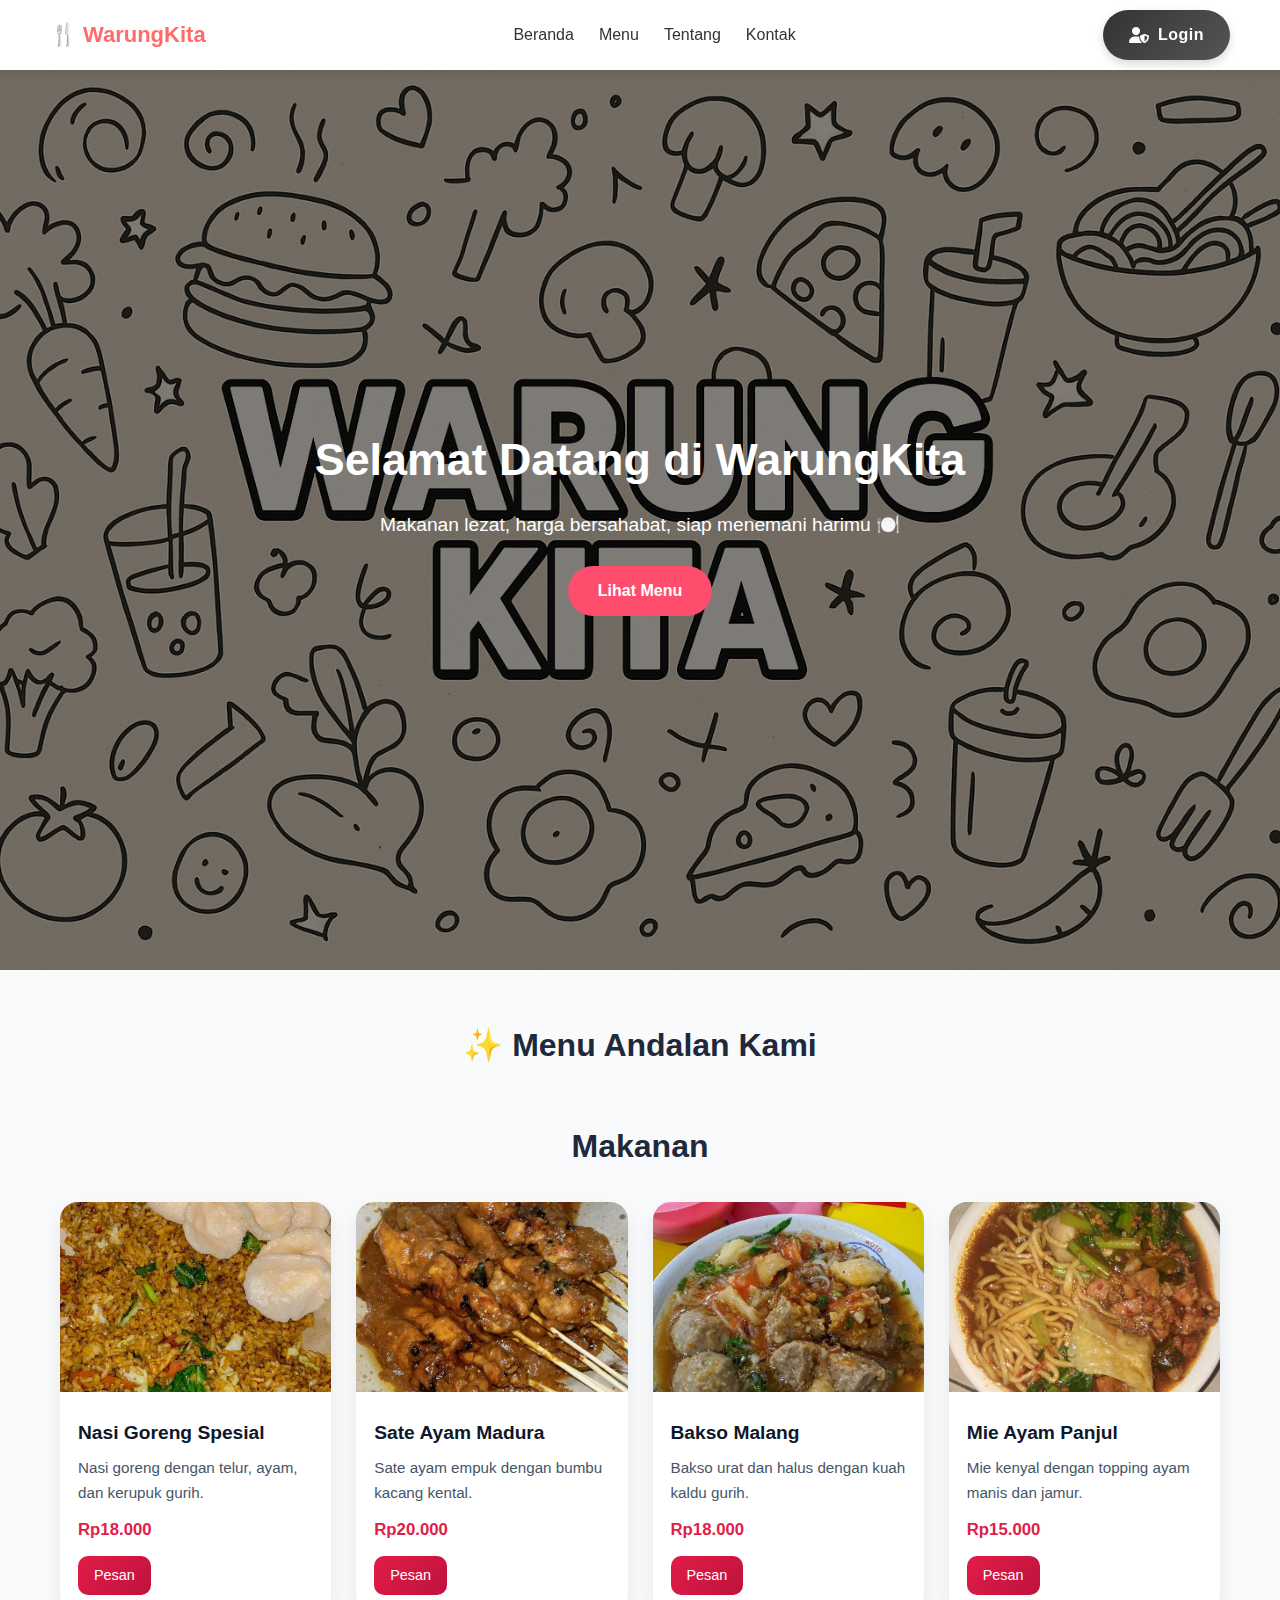
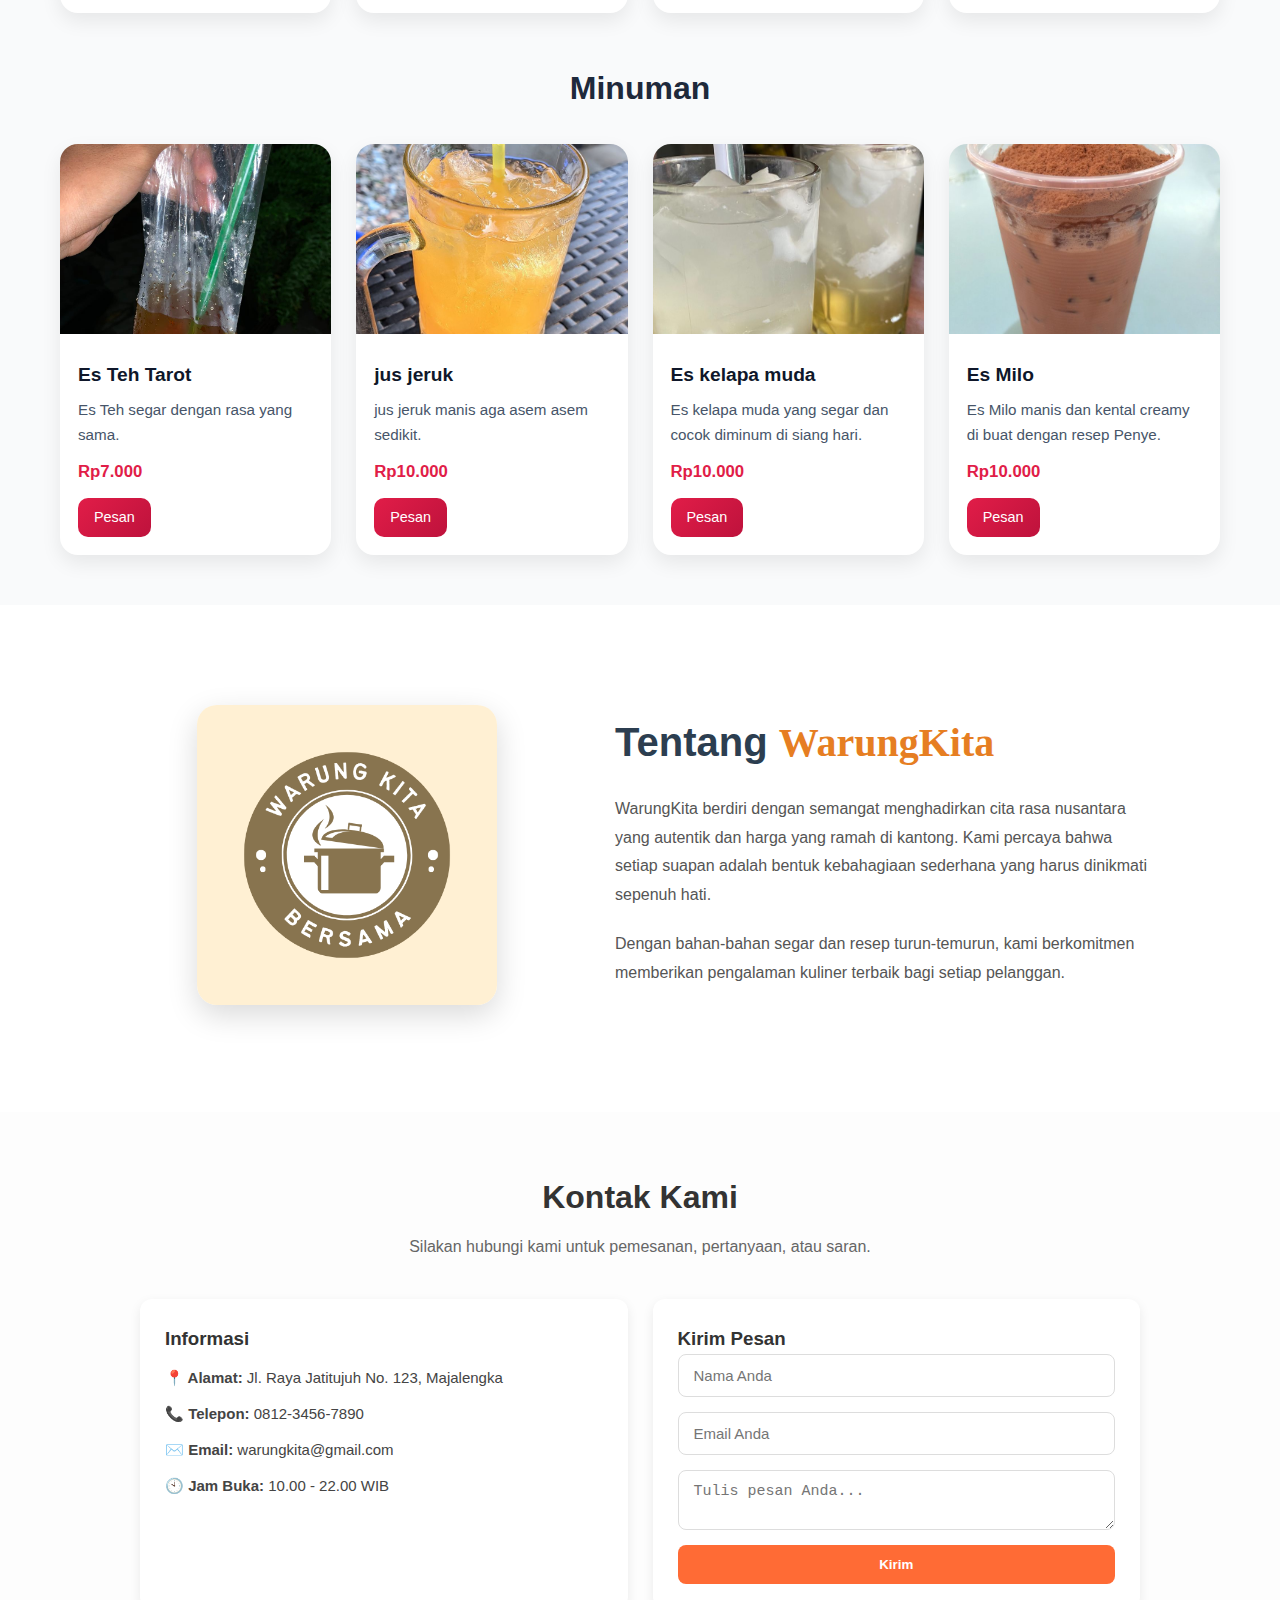
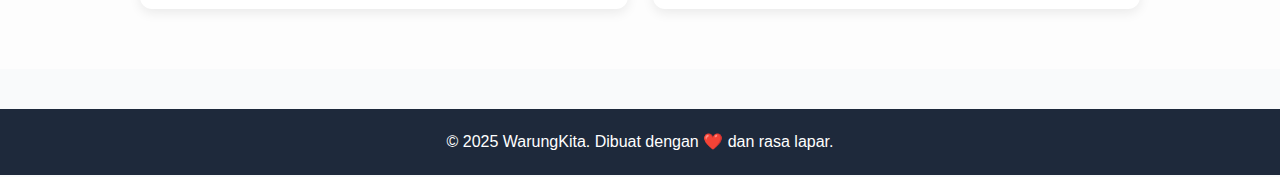
<file: warungkita2/warungkita/index.html>
<!DOCTYPE html>
<html lang="id">
<head>
  <meta charset="UTF-8">
  <meta name="viewport" content="width=device-width, initial-scale=1.0">
  <title>Menu Makanan Estetik</title>
  <link rel="stylesheet" href="style.css">
  <link rel="stylesheet" href="https://cdnjs.cloudflare.com/ajax/libs/font-awesome/6.5.0/css/all.min.css">
</head>
<body>

  <!-- Navbar -->
<nav class="navbar">
  <div class="logo">🍴 <span>WarungKita</span></div>
  <ul class="nav-links">
    <li><a href="#beranda">Beranda</a></li>
    <li><a href="#menu">Menu</a></li>
    <li><a href="#tentang">Tentang</a></li>
    <li><a href="#kontak">Kontak</a></li>
  </ul>
  <a href="login_admin.html" class="admin-btn">
    <i class="fa-solid fa-user-shield"></i> Login
  </a>
</nav>


  <!-- Hero Section -->
    <header id="beranda" class="hero">
      <div class="hero-text">
        <h1>Selamat Datang di WarungKita</h1>
        <p>Makanan lezat, harga bersahabat, siap menemani harimu 🍽️</p>
        <a href="#menu" class="btn-hero">Lihat Menu</a>
      </div>
    </header>



  <!-- Menu Section -->
  <section id="menu">
    <h2 class="section-title">✨ Menu Andalan Kami</h2>
    <h1 class="section-title">Makanan</h2>
    <div class="menu-container">

      <!-- Card 1 -->
      <div class="menu-card">
        <img src="image/nasgor.jpg" alt="Nasi Goreng">
        <div class="menu-content">
          <h3>Nasi Goreng Spesial</h3>
          <p>Nasi goreng dengan telur, ayam, dan kerupuk gurih.</p>
          <span class="price">Rp18.000</span>
          <a href="#" class="btn">Pesan</a>
        </div>
      </div>

      <!-- Card 2 -->
      <div class="menu-card">
        <img src="image/sate.jpg" alt="Sate Ayam">
        <div class="menu-content">
          <h3>Sate Ayam Madura</h3>
          <p>Sate ayam empuk dengan bumbu kacang kental.</p>
          <span class="price">Rp20.000</span>
          <a href="#" class="btn">Pesan</a>
        </div>
      </div>

      <!-- Card 3 -->
      <div class="menu-card">
        <img src="image/bakso.jpg" alt="Bakso">
        <div class="menu-content">
          <h3>Bakso Malang</h3>
          <p>Bakso urat dan halus dengan kuah kaldu gurih.</p>
          <span class="price">Rp18.000</span>
          <a href="#" class="btn">Pesan</a>
        </div>
      </div>

      <!-- Card 4 -->
      <div class="menu-card">
        <img src="image/mieayam.jpg" alt="Mie Ayam">
        <div class="menu-content">
          <h3>Mie Ayam Panjul</h3>
          <p>Mie kenyal dengan topping ayam manis dan jamur.</p>
          <span class="price">Rp15.000</span>
          <a href="#" class="btn">Pesan</a>
        </div>
      </div>
      </div>
  </section>

  <!-- Menu Section -->
  <section id="menu">
    <h1 class="section-title">Minuman</h2>
    <div class="menu-container">

      <!-- Card 5 -->
      <div class="menu-card">
        <img src="image/esteh.jpg" alt="Mie Ayam">
        <div class="menu-content">
          <h3>Es Teh Tarot</h3>
          <p>Es Teh segar dengan rasa yang sama.</p>
          <span class="price">Rp7.000</span>
          <a href="#" class="btn">Pesan</a>
        </div>
      </div>

      <!-- Card 6 -->
      <div class="menu-card">
        <img src="image/jusjeruk.jpg" alt="Mie Ayam">
        <div class="menu-content">
          <h3>jus jeruk</h3>
          <p>jus jeruk manis aga asem asem sedikit.</p>
          <span class="price">Rp10.000</span>
          <a href="#" class="btn">Pesan</a>
        </div>
      </div>

      <!-- Card 7 -->
      <div class="menu-card">
        <img src="image/es kelapa2.jpg" alt="Mie Ayam">
        <div class="menu-content">
          <h3>Es kelapa muda</h3>
          <p>Es kelapa muda yang segar dan cocok diminum di siang hari.</p>
          <span class="price">Rp10.000</span>
          <a href="#" class="btn">Pesan</a>
        </div>
      </div>

      <!-- Card 8 -->
      <div class="menu-card">
        <img src="image/es milo.jpg" alt="Mie Ayam">
        <div class="menu-content">
          <h3>Es Milo</h3>
          <p>Es Milo manis dan kental creamy di buat dengan resep Penye.</p>
          <span class="price">Rp10.000</span>
          <a href="#" class="btn">Pesan</a>
        </div>
      </div>
    </div>
  </section>

  <!-- Tentang Kami Section -->
<section id="tentang" class="about-section">
  <div class="about-container">
    <div class="about-image">
      <img src="image/logo.png" alt="Tentang WarungKita">
    </div>
    <div class="about-text">
      <h2>Tentang <span>WarungKita</span></h2>
      <p>
        WarungKita berdiri dengan semangat menghadirkan cita rasa nusantara
        yang autentik dan harga yang ramah di kantong. Kami percaya bahwa setiap
        suapan adalah bentuk kebahagiaan sederhana yang harus dinikmati sepenuh hati.
      </p>
      <p>
        Dengan bahan-bahan segar dan resep turun-temurun, kami berkomitmen
        memberikan pengalaman kuliner terbaik bagi setiap pelanggan. 
      </p>
      
    </div>
  </div>
</section>

<!-- Bagian Kontak -->
<section id="kontak" class="kontak">
  <div class="container">
    <h2 class="judul">Kontak Kami</h2>
    <p class="deskripsi">Silakan hubungi kami untuk pemesanan, pertanyaan, atau saran.</p>

    <div class="kontak-grid">
      <!-- Info Kontak -->
      <div class="card info-kontak">
        <h3>Informasi</h3>
        <ul>
          <li><strong>📍 Alamat:</strong> Jl. Raya Jatitujuh No. 123, Majalengka</li>
          <li><strong>📞 Telepon:</strong> 0812-3456-7890</li>
          <li><strong>✉️ Email:</strong> warungkita@gmail.com</li>
          <li><strong>🕙 Jam Buka:</strong> 10.00 - 22.00 WIB</li>
        </ul>
      </div>

      <!-- Form Kontak -->
      <div class="card form-kontak">
        <h3>Kirim Pesan</h3>
        <form>
          <input type="text" placeholder="Nama Anda" required>
          <input type="email" placeholder="Email Anda" required>
          <textarea placeholder="Tulis pesan Anda..." required></textarea>
          <button type="submit">Kirim</button>
        </form>
      </div>
    </div>
  </div>
</section>

<!-- Modal Pesan -->
<!-- Modal Pesan -->
<div id="modalPesan" class="modal">
  <div class="modal-content">
    <span class="close">&times;</span>
    <h3>Pesan Menu</h3>
    <form id="formPesan">
      
      <label>Nama Anda</label>
      <input type="text" id="namaCustomer" placeholder="Masukkan nama Anda" required>

      <label>Nama Menu</label>
      <input type="text" id="namaMenu" readonly>

      <label>Jumlah</label>
      <input type="number" id="jumlah" min="1" value="1" required>

      <label>Catatan</label>
      <textarea id="catatan" placeholder="Contoh: tanpa sambal, pedas sedang, dll"></textarea>

      <button type="submit">Kirim Pesanan</button>
    </form>
  </div>
</div>


<script>
  const modal = document.getElementById("modalPesan");
  const closeBtn = document.querySelector(".close");
  const namaMenuInput = document.getElementById("namaMenu");

  // ambil semua tombol "Pesan"
  document.querySelectorAll(".btn").forEach(btn => {
    btn.addEventListener("click", (e) => {
      e.preventDefault();
      const namaMenu = e.target.closest(".menu-card").querySelector("h3").textContent;
      namaMenuInput.value = namaMenu;
      modal.style.display = "flex";
    });
  });

  // tombol close
  closeBtn.onclick = () => modal.style.display = "none";

  // klik di luar modal → tutup
  window.onclick = (e) => {
    if (e.target == modal) modal.style.display = "none";
  }

  // kirim form ke server
  document.getElementById("formPesan").addEventListener("submit", async function(e) {
  e.preventDefault();

  const data = {
    nama: document.getElementById("namaCustomer").value,
    menu: document.getElementById("namaMenu").value,
    jumlah: document.getElementById("jumlah").value,
    catatan: document.getElementById("catatan").value
  };

  const res = await fetch("pesan.php", {
    method: "POST",
    headers: { "Content-Type": "application/json" },
    body: JSON.stringify(data)
  });

  const result = await res.json();
  alert(result.message);
  modal.style.display = "none";
  this.reset();
});

</script>



  <!-- Footer -->
  <footer>
    <p>© 2025 WarungKita. Dibuat dengan ❤️ dan rasa lapar.</p>
  </footer>

</body>
</html>
</file>
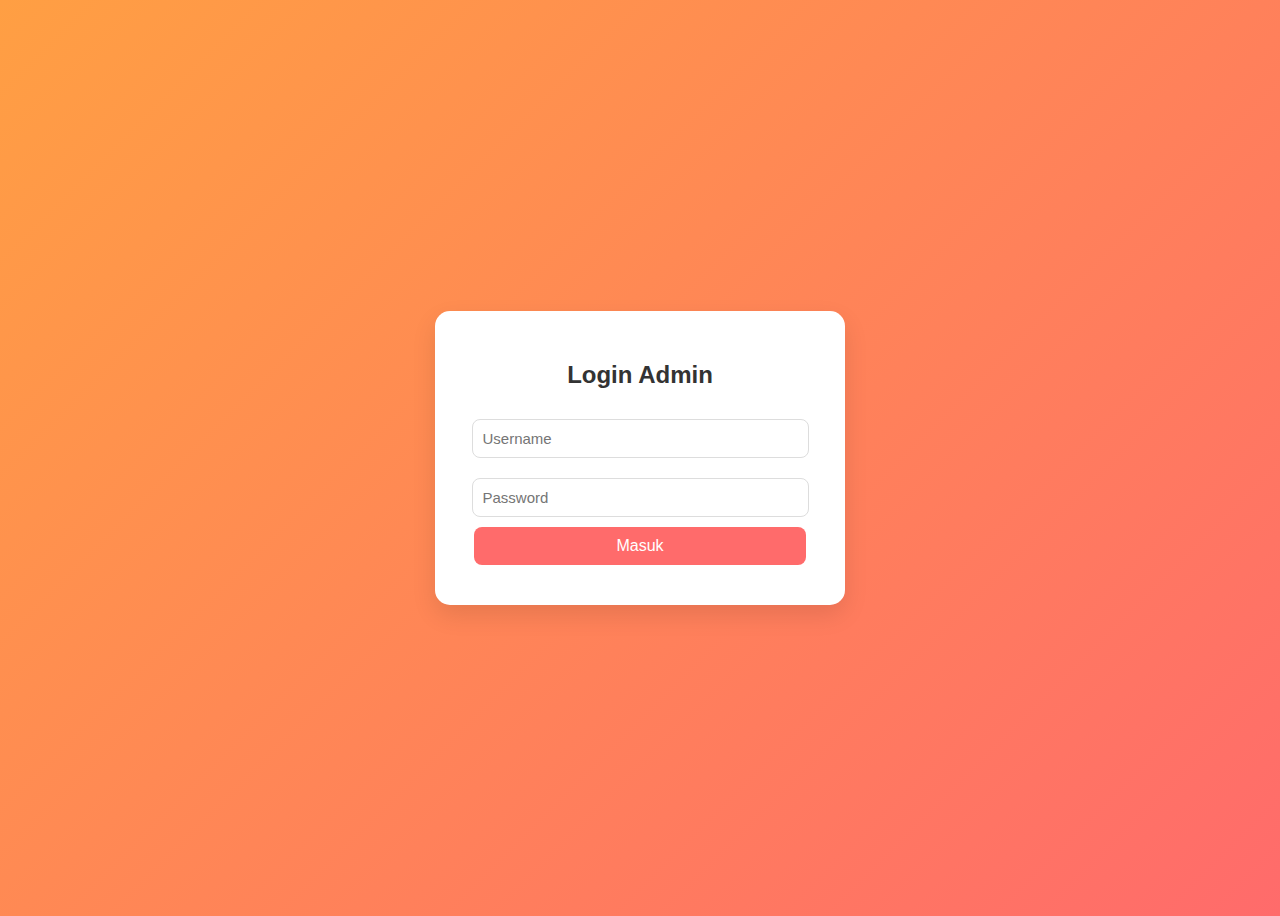
<file: warungkita2/warungkita/login_admin.html>
<!DOCTYPE html>
<html lang="id">
<head>
  <meta charset="UTF-8">
  <meta name="viewport" content="width=device-width, initial-scale=1.0">
  <title>Login Admin - WarungKita</title>
  <style>
    body {
      font-family: 'Poppins', sans-serif;
      background: linear-gradient(135deg, #ff9f43, #ff6b6b);
      display: flex;
      align-items: center;
      justify-content: center;
      height: 100vh;
    }

    .login-container {
      background: #fff;
      padding: 30px;
      border-radius: 15px;
      box-shadow: 0 10px 25px rgba(0,0,0,0.1);
      width: 350px;
      text-align: center;
    }

    h2 {
      margin-bottom: 20px;
      color: #333;
    }

    input {
      width: 90%;
      padding: 10px;
      margin: 10px 0;
      border: 1px solid #ddd;
      border-radius: 8px;
      font-size: 15px;
    }

    button {
      width: 95%;
      padding: 10px;
      background: #ff6b6b;
      color: white;
      font-size: 16px;
      border: none;
      border-radius: 8px;
      cursor: pointer;
      transition: 0.3s;
    }

    button:hover {
      background: #ff3b3b;
    }

    .error {
      color: red;
      margin-top: 10px;
      font-size: 14px;
    }
  </style>
</head>
<body>
  <div class="login-container">
    <h2>Login Admin</h2>
    <input type="text" id="username" placeholder="Username">
    <input type="password" id="password" placeholder="Password">
    <button onclick="login()">Masuk</button>
    <div class="error" id="errorMsg"></div>
  </div>

  <script>
    async function login() {
      const username = document.getElementById('username').value.trim();
      const password = document.getElementById('password').value.trim();
      const errorMsg = document.getElementById('errorMsg');

      if (!username || !password) {
        errorMsg.textContent = "Harap isi semua kolom!";
        return;
      }

      const res = await fetch("login_admin.php", {
        method: "POST",
        headers: {"Content-Type": "application/json"},
        body: JSON.stringify({ username, password })
      });

      const data = await res.json();

      if (data.status === "success") {
        window.location.href = "admin/pesanan.php";
      } else {
        errorMsg.textContent = data.message;
      }
    }
  </script>
</body>
</html>
</file>
<file: warungkita2/warungkita/style.css>
/* Reset dasar */
* {
  margin: 0;
  padding: 0;
  box-sizing: border-box;
}

body {
  font-family: "Poppins", sans-serif;
  background: #f9fafb;
  color: #333;
  line-height: 1.6;
}

/* ===== Navbar Modern Style ===== */
.navbar {
  display: flex;
  justify-content: space-between;
  align-items: center;
  background: #fff;
  padding: 10px 50px;
  box-shadow: 0 3px 10px rgba(0,0,0,0.1);
  position: sticky;
  top: 0;
  z-index: 1000;
}

/* Logo */
.navbar .logo {
  font-size: 22px;
  font-weight: 700;
  color: #333;
  display: flex;
  align-items: center;
  gap: 6px;
}
.navbar .logo span {
  color: #ff6b6b;
}

/* Nav Links */
.nav-links {
  list-style: none;
  display: flex;
  gap: 25px;
  margin: 0;
}
.nav-links li a {
  text-decoration: none;
  color: #333;
  font-weight: 500;
  transition: color 0.3s;
}
.nav-links li a:hover {
  color: #ff6b6b;
}

/* Tombol Login Admin */
.admin-btn {
  display: inline-flex;
  align-items: center;
  gap: 8px;
  background: linear-gradient(135deg, #ff6b6b, #ff9f43);
  color: #fff;
  padding: 8px 18px;
  border-radius: 30px;
  font-weight: 600;
  text-decoration: none;
  transition: all 0.3s ease;
}
.admin-btn:hover {
  transform: translateY(-2px);
  box-shadow: 0 4px 10px rgba(255,107,107,0.4);
}

/* ===== Responsive ===== */
@media (max-width: 768px) {
  .navbar {
    flex-wrap: wrap;
    padding: 10px 20px;
  }
  .nav-links {
    flex-basis: 100%;
    justify-content: center;
    flex-wrap: wrap;
    gap: 15px;
    margin-top: 10px;
  }
  .admin-btn {
    margin-top: 10px;
  }
}


.hero {
  position: relative;
  display: flex;
  align-items: center;
  justify-content: center;
  height: 100vh;
  color: white;
  text-align: center;
  background: url("image/warunkita.png") no-repeat center center/cover; /* Ganti warna abu jadi foto */
}

/* Overlay agar teks tetap jelas dibaca di atas foto */
.hero::before {
  content: "";
  position: absolute;
  top: 0;
  left: 0;
  width: 100%;
  height: 100%;
  background: rgba(0, 0, 0, 0.5); /* lapisan gelap transparan */
  z-index: 1;
}

.hero-text {
  position: relative;
  z-index: 2;
  max-width: 700px;
  padding: 20px;
}

.hero-text h1 {
  font-size: 2.8rem;
  margin-bottom: 15px;
  font-weight: 700;
  animation: fadeInDown 1.5s ease;
}

.hero-text p {
  font-size: 1.2rem;
  margin-bottom: 25px;
  animation: fadeInUp 2s ease;
}

.btn-hero {
  display: inline-block;
  padding: 12px 30px;
  background-color: #ff4d6d;
  color: white;
  font-weight: bold;
  border-radius: 30px;
  text-decoration: none;
  transition: 0.3s;
  animation: fadeIn 2.5s ease;
}

.btn-hero:hover {
  background-color: #ff1e50;
}

/* Animasi sederhana */
@keyframes fadeInDown {
  from { opacity: 0; transform: translateY(-30px); }
  to { opacity: 1; transform: translateY(0); }
}

@keyframes fadeInUp {
  from { opacity: 0; transform: translateY(30px); }
  to { opacity: 1; transform: translateY(0); }
}

@keyframes fadeIn {
  from { opacity: 0; }
  to { opacity: 1; }
}


/* Section Title */
.section-title {
  text-align: center;
  margin: 50px 0 30px;
  font-size: 2rem;
  color: #1e293b;
  font-weight: 700;
}

/* Menu Container */
.menu-container {
  display: grid;
  grid-template-columns: repeat(auto-fit, minmax(260px, 1fr));
  gap: 25px;
  max-width: 1200px;
  margin: 0 auto 50px;
  padding: 0 20px;
}

/* Menu Card */
.menu-card {
  background: #fff;
  border-radius: 18px;
  overflow: hidden;
  box-shadow: 0 8px 20px rgba(0,0,0,0.08);
  transition: transform 0.3s ease, box-shadow 0.3s ease;
}

.menu-card:hover {
  transform: translateY(-8px);
  box-shadow: 0 12px 28px rgba(0,0,0,0.12);
}

.menu-card img {
  width: 100%;
  height: 190px;
  object-fit: cover;
  transition: transform 0.4s ease;
}

.menu-card:hover img {
  transform: scale(1.08);
}

.menu-content {
  padding: 18px;
}

.menu-content h3 {
  font-size: 1.2rem;
  margin-bottom: 8px;
  color: #0f172a;
}

.menu-content p {
  font-size: 0.95rem;
  margin-bottom: 12px;
  color: #475569;
}

.price {
  font-weight: bold;
  color: #e11d48;
  font-size: 1.05rem;
  display: block;
  margin-bottom: 12px;
}

.btn {
  display: inline-block;
  padding: 8px 16px;
  background: linear-gradient(135deg, #e11d48, #be123c);
  color: #fff;
  border-radius: 10px;
  text-decoration: none;
  font-size: 0.9rem;
  font-weight: 500;
  transition: background 0.3s ease, transform 0.2s ease;
}

.btn:hover {
  background: linear-gradient(135deg, #be123c, #9f1239);
  transform: scale(1.05);
}

/* Footer */
footer {
  background: #1e293b;
  color: #fff;
  text-align: center;
  padding: 20px;
  margin-top: 40px;
}

/* Tentang Kami Section */
.about-section {
  background: #fff;
  padding: 100px 10%;
  display: flex;
  justify-content: center;
  align-items: center;
}

.about-container {
  display: flex;
  flex-wrap: wrap;
  gap: 50px;
  align-items: center;
}

.about-image {
  flex: 1 1 400px;
  text-align: center;
}

.about-image img {
  width: 100%;
  max-width: 300px;
  border-radius: 20px;
  box-shadow: 0 10px 30px rgba(0, 0, 0, 0.15);
  transition: transform 0.3s ease;
}

.about-image img:hover {
  transform: scale(1.05);
}

.about-text {
  flex: 1 1 500px;
}

.about-text h2 {
  font-size: 2.5rem;
  margin-bottom: 20px;
  color: #2c3e50;
}

.about-text h2 span {
  color: #e67e22;
  font-family: "Brush Script MT", cursive;
}

.about-text p {
  color: #555;
  line-height: 1.8;
  margin-bottom: 20px;
}

.btn-about {
  display: inline-block;
  padding: 12px 28px;
  background: linear-gradient(135deg, #e67e22, #f39c12);
  color: #fff;
  font-weight: 600;
  border-radius: 30px;
  text-decoration: none;
  transition: all 0.3s ease;
}

.btn-about:hover {
  background: linear-gradient(135deg, #d35400, #e67e22);
  transform: translateY(-3px);
}

/* Kontak */
.kontak {
  background: #fdfdfd;
  padding: 60px 20px;
}

.kontak .judul {
  font-size: 32px;
  text-align: center;
  margin-bottom: 10px;
  color: #333;
}

.kontak .deskripsi {
  text-align: center;
  color: #666;
  margin-bottom: 40px;
}

.kontak-grid {
  display: grid;
  grid-template-columns: repeat(auto-fit, minmax(320px, 1fr));
  gap: 25px;
  max-width: 1000px;
  margin: 0 auto;
}

.card {
  background: #fff;
  padding: 25px;
  border-radius: 12px;
  box-shadow: 0 4px 12px rgba(0,0,0,0.08);
}

.info-kontak ul {
  list-style: none;
  padding: 0;
}

.info-kontak li {
  margin: 12px 0;
  color: #444;
  font-size: 15px;
}

.form-kontak form {
  display: flex;
  flex-direction: column;
  gap: 15px;
}

.form-kontak input,
.form-kontak textarea {
  padding: 12px 15px;
  border: 1px solid #ddd;
  border-radius: 8px;
  font-size: 15px;
  outline: none;
  transition: border 0.3s;
}

.form-kontak input:focus,
.form-kontak textarea:focus {
  border-color: #ff6b35;
}

.form-kontak button {
  background: #ff6b35;
  color: #fff;
  font-weight: bold;
  border: none;
  padding: 12px;
  border-radius: 8px;
  cursor: pointer;
  transition: 0.3s;
}

.form-kontak button:hover {
  background: #e65c2c;
}

/* Modal Pesan */
.modal {
  display: none;
  position: fixed;
  z-index: 10;
  left: 0;
  top: 0;
  width: 100%;
  height: 100%;
  background-color: rgba(0,0,0,0.6);
  justify-content: center;
  align-items: center;
}

.modal-content {
  background: #fff;
  padding: 25px;
  border-radius: 12px;
  width: 90%;
  max-width: 400px;
  box-shadow: 0 5px 20px rgba(0,0,0,0.2);
  animation: fadeIn 0.3s ease;
}

@keyframes fadeIn {
  from {opacity: 0; transform: scale(0.9);}
  to {opacity: 1; transform: scale(1);}
}

.modal-content h3 {
  margin-bottom: 10px;
  text-align: center;
}

.modal-content label {
  display: block;
  margin: 8px 0 4px;
}

.modal-content input,
.modal-content textarea {
  width: 100%;
  padding: 8px;
  border-radius: 8px;
  border: 1px solid #ccc;
  font-size: 14px;
}

.modal-content button {
  width: 100%;
  margin-top: 12px;
  padding: 10px;
  background: #ff914d;
  color: #fff;
  border: none;
  border-radius: 8px;
  cursor: pointer;
  font-weight: bold;
}

.modal-content button:hover {
  background: #ff751a;
}

.close {
  float: right;
  font-size: 22px;
  cursor: pointer;
  color: #888;
}

.close:hover {
  color: #000;
}

/* ===== Modern Admin Login Button ===== */
.admin-login {
  display: flex;
  justify-content: center;
  margin: 25px 0;
}

.admin-btn {
  display: inline-flex;
  align-items: center;
  gap: 8px;
  background: linear-gradient(135deg, #333, #555);
  color: #fff;
  padding: 12px 26px;
  border-radius: 50px;
  text-decoration: none;
  font-weight: 600;
  font-size: 16px;
  letter-spacing: 0.5px;
  transition: all 0.3s ease;
  box-shadow: 0 4px 10px rgba(0,0,0,0.15);
}

.admin-btn:hover {
  background: linear-gradient(135deg, #ff6b6b, #ff9f43);
  color: #fff;
  transform: translateY(-2px);
  box-shadow: 0 6px 15px rgba(255,107,107,0.4);
}

/* Animasi halus saat ditekan */
.admin-btn:active {
  transform: scale(0.97);
}
</file>
